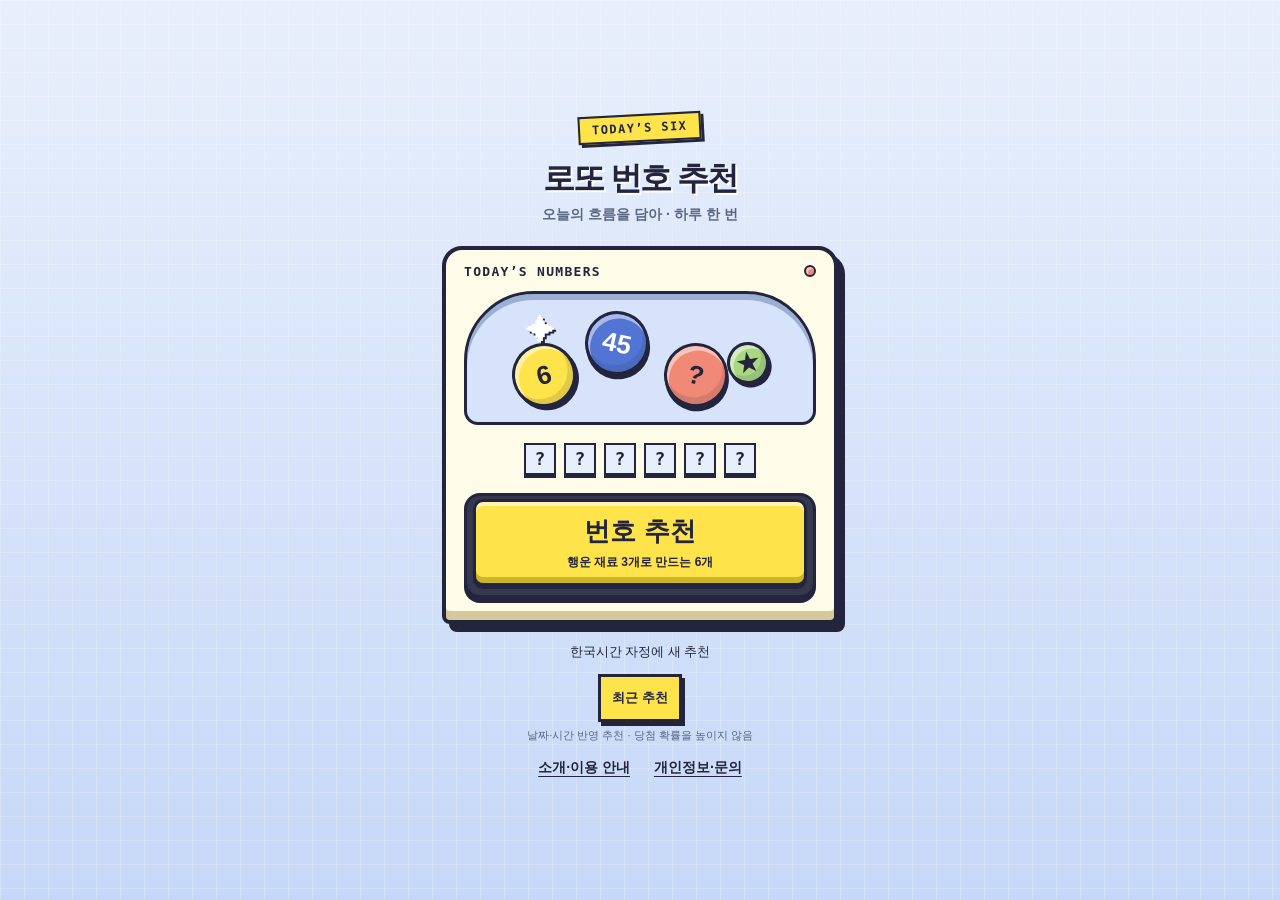
<file: index.html>
<!doctype html>
<html lang="ko">
<head>
  <meta charset="UTF-8"><meta name="viewport" content="width=device-width, initial-scale=1, viewport-fit=cover">
  <meta name="theme-color" content="#d6e3fa"><meta name="description" content="하루 한 번, 날짜와 시간에 따라 1~45 중 중복 없는 6개를 추천합니다. 실제 당첨번호 또는 예측 서비스가 아닙니다.">
  <title>로또 번호 추천</title><link rel="stylesheet" href="style.css"><script src="app.js" defer></script><script src="material-games.js" defer></script>
<script src="materials.js" defer></script>
  <link rel="manifest" href="manifest.webmanifest">
  <link rel="icon" href="icons/icon-32.png" type="image/png">
  <link rel="apple-touch-icon" href="icons/apple-touch-icon.png">
  <meta name="apple-mobile-web-app-capable" content="yes">
  <meta name="apple-mobile-web-app-title" content="로또 추천">
  <meta name="apple-mobile-web-app-status-bar-style" content="default">
</head>
<body>
<main>
  <header><span class="badge">TODAY’S SIX</span><h1>로또 번호 추천</h1><p>오늘의 흐름을 담아 · 하루 한 번</p></header>
  <section class="machine" aria-label="번호 추천 머신">
    <div class="machine-top"><span>TODAY’S NUMBERS</span><i aria-hidden="true"></i></div>
    <div class="window" aria-hidden="true"><span class="orb yellow">6</span><span class="orb blue">45</span><span class="orb coral">?</span><span class="orb green">★</span><span class="shine">✦</span></div>
    <div class="slots" aria-hidden="true"><span>?</span><span>?</span><span>?</span><span>?</span><span>?</span><span>?</span></div>
    <button id="recommend" class="push"><span>번호 추천<small>행운 재료 3개로 만드는 6개</small></span></button>
  </section>
  <p id="status" role="status" aria-live="polite">한국시간 자정에 새 추천</p>
  <div class="history-actions"><button id="today" class="secondary" hidden>오늘 추천번호 확인</button><button id="history-open" class="secondary">최근 추천</button></div>
  <footer><p class="footnote">날짜·시간 반영 추천 · 당첨 확률을 높이지 않음</p><nav class="site-links" aria-label="서비스 안내"><a href="about.html">소개·이용 안내</a><a href="privacy.html">개인정보·문의</a></nav></footer>
</main>
<dialog id="result" aria-labelledby="result-title"><div class="rays" aria-hidden="true"></div><div class="confetti" aria-hidden="true"></div><div class="result-content"><span class="badge">YOUR LUCKY SIX</span><h2 id="result-title">오늘의 추천번호</h2><p id="result-date"></p><div id="result-materials" aria-label="사용한 행운 재료"></div><div id="balls" aria-label="추천번호 6개"></div><p id="reveal-status" role="status" aria-live="polite"></p><button id="confirm" class="secondary">확인</button><p class="footnote">선택한 재료는 번호가 뽑히는 방식에만 반영됩니다. 로또 당첨 확률을 높이지 않습니다.</p></div></dialog>
<dialog id="already" aria-labelledby="already-title" aria-describedby="already-description"><h2 id="already-title">오늘은 이미 추천받았습니다</h2><p id="already-description">새 추천은 한국시간 자정 이후에 가능합니다.</p><button id="already-today" class="secondary">오늘 추천번호 확인</button><button id="already-confirm" class="secondary">확인</button></dialog>
<dialog id="history" aria-labelledby="history-title"><h2 id="history-title" tabindex="-1" autofocus>최근 추천</h2><p class="history-caption">최근 7개 · 이 브라우저에 저장</p><ol id="history-list"></ol><p id="history-empty">아직 추천 기록이 없습니다.</p><button id="history-confirm" class="secondary">확인</button></dialog>
</body></html>
</file>
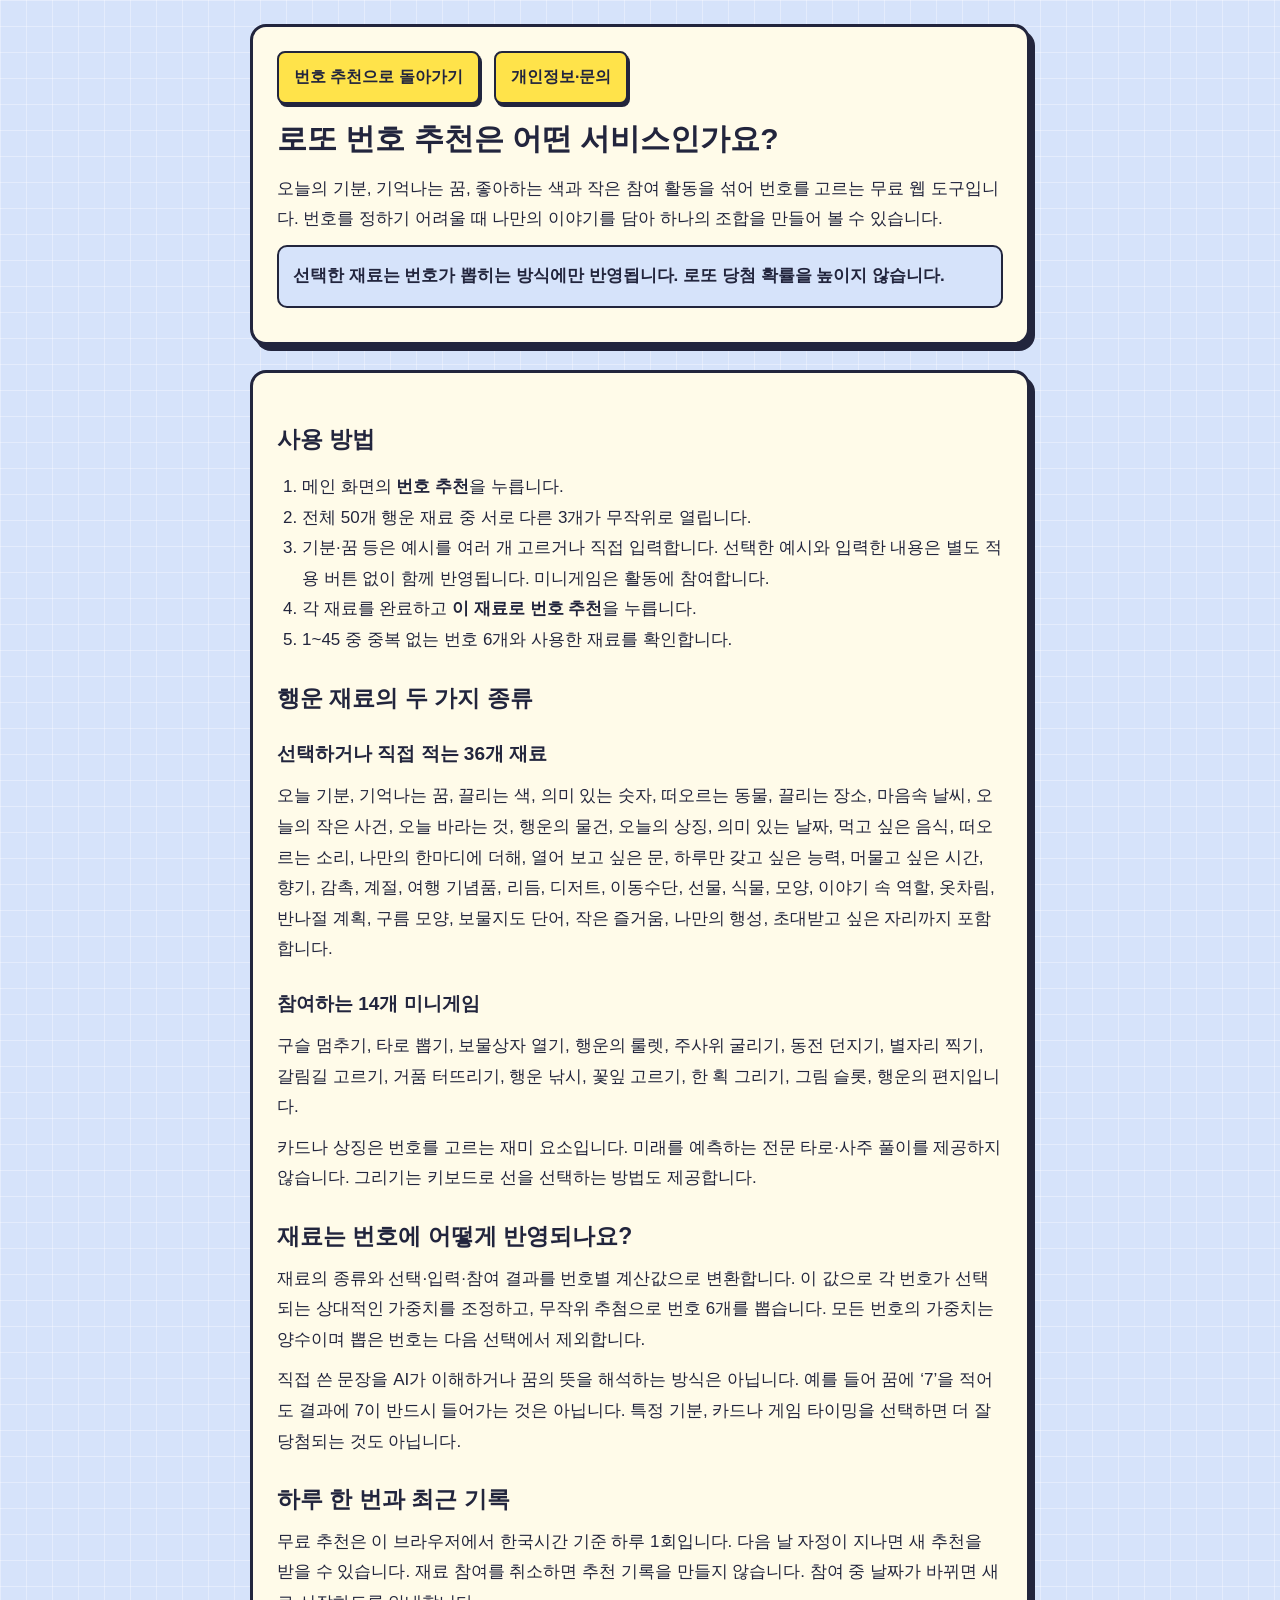
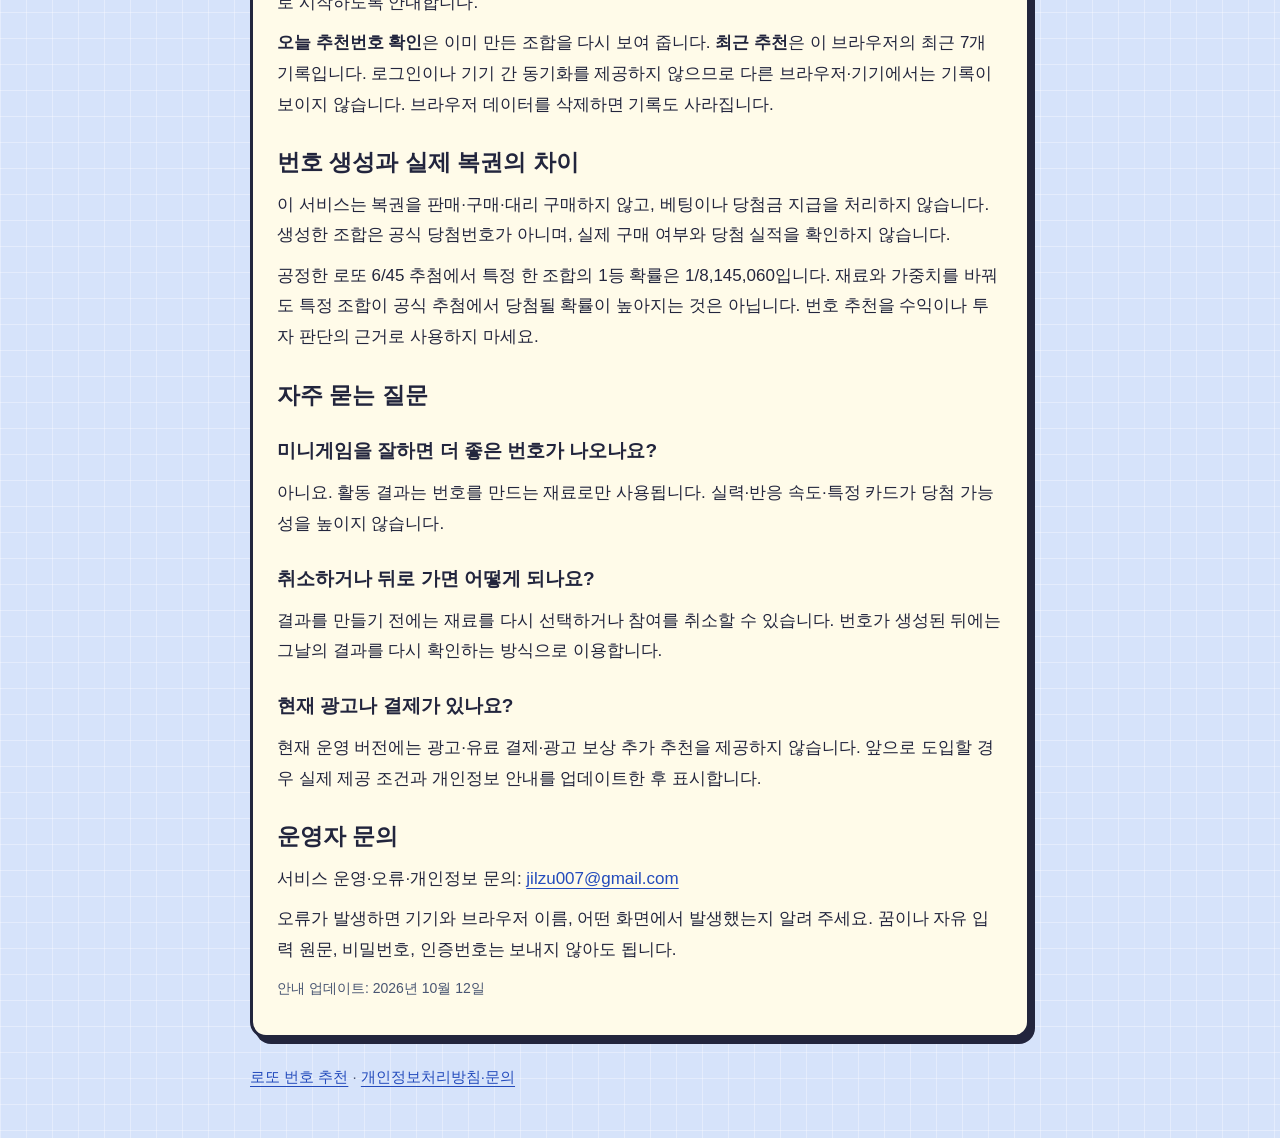
<file: about.html>
<!doctype html><html lang="ko"><head><meta charset="utf-8"><meta name="viewport" content="width=device-width,initial-scale=1"><meta name="description" content="로또 번호 추천의 사용 방법, 행운 재료와 가중 추첨 방식, 하루 제한과 기록 안내"><title>서비스 소개·이용 안내 | 로또 번호 추천</title><link rel="stylesheet" href="info.css"></head><body><main><header><nav aria-label="서비스 메뉴"><a href="index.html">번호 추천으로 돌아가기</a><a href="privacy.html">개인정보·문의</a></nav><h1>로또 번호 추천은 어떤 서비스인가요?</h1><p>오늘의 기분, 기억나는 꿈, 좋아하는 색과 작은 참여 활동을 섞어 번호를 고르는 무료 웹 도구입니다. 번호를 정하기 어려울 때 나만의 이야기를 담아 하나의 조합을 만들어 볼 수 있습니다.</p><p class="notice">선택한 재료는 번호가 뽑히는 방식에만 반영됩니다. 로또 당첨 확률을 높이지 않습니다.</p></header><article><h2>사용 방법</h2><ol><li>메인 화면의 <strong>번호 추천</strong>을 누릅니다.</li><li>전체 50개 행운 재료 중 서로 다른 3개가 무작위로 열립니다.</li><li>기분·꿈 등은 예시를 여러 개 고르거나 직접 입력합니다. 선택한 예시와 입력한 내용은 별도 적용 버튼 없이 함께 반영됩니다. 미니게임은 활동에 참여합니다.</li><li>각 재료를 완료하고 <strong>이 재료로 번호 추천</strong>을 누릅니다.</li><li>1~45 중 중복 없는 번호 6개와 사용한 재료를 확인합니다.</li></ol><h2>행운 재료의 두 가지 종류</h2><h3>선택하거나 직접 적는 36개 재료</h3><p>오늘 기분, 기억나는 꿈, 끌리는 색, 의미 있는 숫자, 떠오르는 동물, 끌리는 장소, 마음속 날씨, 오늘의 작은 사건, 오늘 바라는 것, 행운의 물건, 오늘의 상징, 의미 있는 날짜, 먹고 싶은 음식, 떠오르는 소리, 나만의 한마디에 더해, 열어 보고 싶은 문, 하루만 갖고 싶은 능력, 머물고 싶은 시간, 향기, 감촉, 계절, 여행 기념품, 리듬, 디저트, 이동수단, 선물, 식물, 모양, 이야기 속 역할, 옷차림, 반나절 계획, 구름 모양, 보물지도 단어, 작은 즐거움, 나만의 행성, 초대받고 싶은 자리까지 포함합니다.</p><h3>참여하는 14개 미니게임</h3><p>구슬 멈추기, 타로 뽑기, 보물상자 열기, 행운의 룰렛, 주사위 굴리기, 동전 던지기, 별자리 찍기, 갈림길 고르기, 거품 터뜨리기, 행운 낚시, 꽃잎 고르기, 한 획 그리기, 그림 슬롯, 행운의 편지입니다.</p><p>카드나 상징은 번호를 고르는 재미 요소입니다. 미래를 예측하는 전문 타로·사주 풀이를 제공하지 않습니다. 그리기는 키보드로 선을 선택하는 방법도 제공합니다.</p><h2>재료는 번호에 어떻게 반영되나요?</h2><p>재료의 종류와 선택·입력·참여 결과를 번호별 계산값으로 변환합니다. 이 값으로 각 번호가 선택되는 상대적인 가중치를 조정하고, 무작위 추첨으로 번호 6개를 뽑습니다. 모든 번호의 가중치는 양수이며 뽑은 번호는 다음 선택에서 제외합니다.</p><p>직접 쓴 문장을 AI가 이해하거나 꿈의 뜻을 해석하는 방식은 아닙니다. 예를 들어 꿈에 ‘7’을 적어도 결과에 7이 반드시 들어가는 것은 아닙니다. 특정 기분, 카드나 게임 타이밍을 선택하면 더 잘 당첨되는 것도 아닙니다.</p><h2>하루 한 번과 최근 기록</h2><p>무료 추천은 이 브라우저에서 한국시간 기준 하루 1회입니다. 다음 날 자정이 지나면 새 추천을 받을 수 있습니다. 재료 참여를 취소하면 추천 기록을 만들지 않습니다. 참여 중 날짜가 바뀌면 새로 시작하도록 안내합니다.</p><p><strong>오늘 추천번호 확인</strong>은 이미 만든 조합을 다시 보여 줍니다. <strong>최근 추천</strong>은 이 브라우저의 최근 7개 기록입니다. 로그인이나 기기 간 동기화를 제공하지 않으므로 다른 브라우저·기기에서는 기록이 보이지 않습니다. 브라우저 데이터를 삭제하면 기록도 사라집니다.</p><h2>번호 생성과 실제 복권의 차이</h2><p>이 서비스는 복권을 판매·구매·대리 구매하지 않고, 베팅이나 당첨금 지급을 처리하지 않습니다. 생성한 조합은 공식 당첨번호가 아니며, 실제 구매 여부와 당첨 실적을 확인하지 않습니다.</p><p>공정한 로또 6/45 추첨에서 특정 한 조합의 1등 확률은 1/8,145,060입니다. 재료와 가중치를 바꿔도 특정 조합이 공식 추첨에서 당첨될 확률이 높아지는 것은 아닙니다. 번호 추천을 수익이나 투자 판단의 근거로 사용하지 마세요.</p><h2>자주 묻는 질문</h2><h3>미니게임을 잘하면 더 좋은 번호가 나오나요?</h3><p>아니요. 활동 결과는 번호를 만드는 재료로만 사용됩니다. 실력·반응 속도·특정 카드가 당첨 가능성을 높이지 않습니다.</p><h3>취소하거나 뒤로 가면 어떻게 되나요?</h3><p>결과를 만들기 전에는 재료를 다시 선택하거나 참여를 취소할 수 있습니다. 번호가 생성된 뒤에는 그날의 결과를 다시 확인하는 방식으로 이용합니다.</p><h3>현재 광고나 결제가 있나요?</h3><p>현재 운영 버전에는 광고·유료 결제·광고 보상 추가 추천을 제공하지 않습니다. 앞으로 도입할 경우 실제 제공 조건과 개인정보 안내를 업데이트한 후 표시합니다.</p><h2>운영자 문의</h2><p>서비스 운영·오류·개인정보 문의: <a href="mailto:jilzu007@gmail.com">jilzu007@gmail.com</a></p><p>오류가 발생하면 기기와 브라우저 이름, 어떤 화면에서 발생했는지 알려 주세요. 꿈이나 자유 입력 원문, 비밀번호, 인증번호는 보내지 않아도 됩니다.</p><p class="updated">안내 업데이트: 2026년 10월 12일</p></article><footer><a href="index.html">로또 번호 추천</a> · <a href="privacy.html">개인정보처리방침·문의</a></footer></main></body></html>
</file>
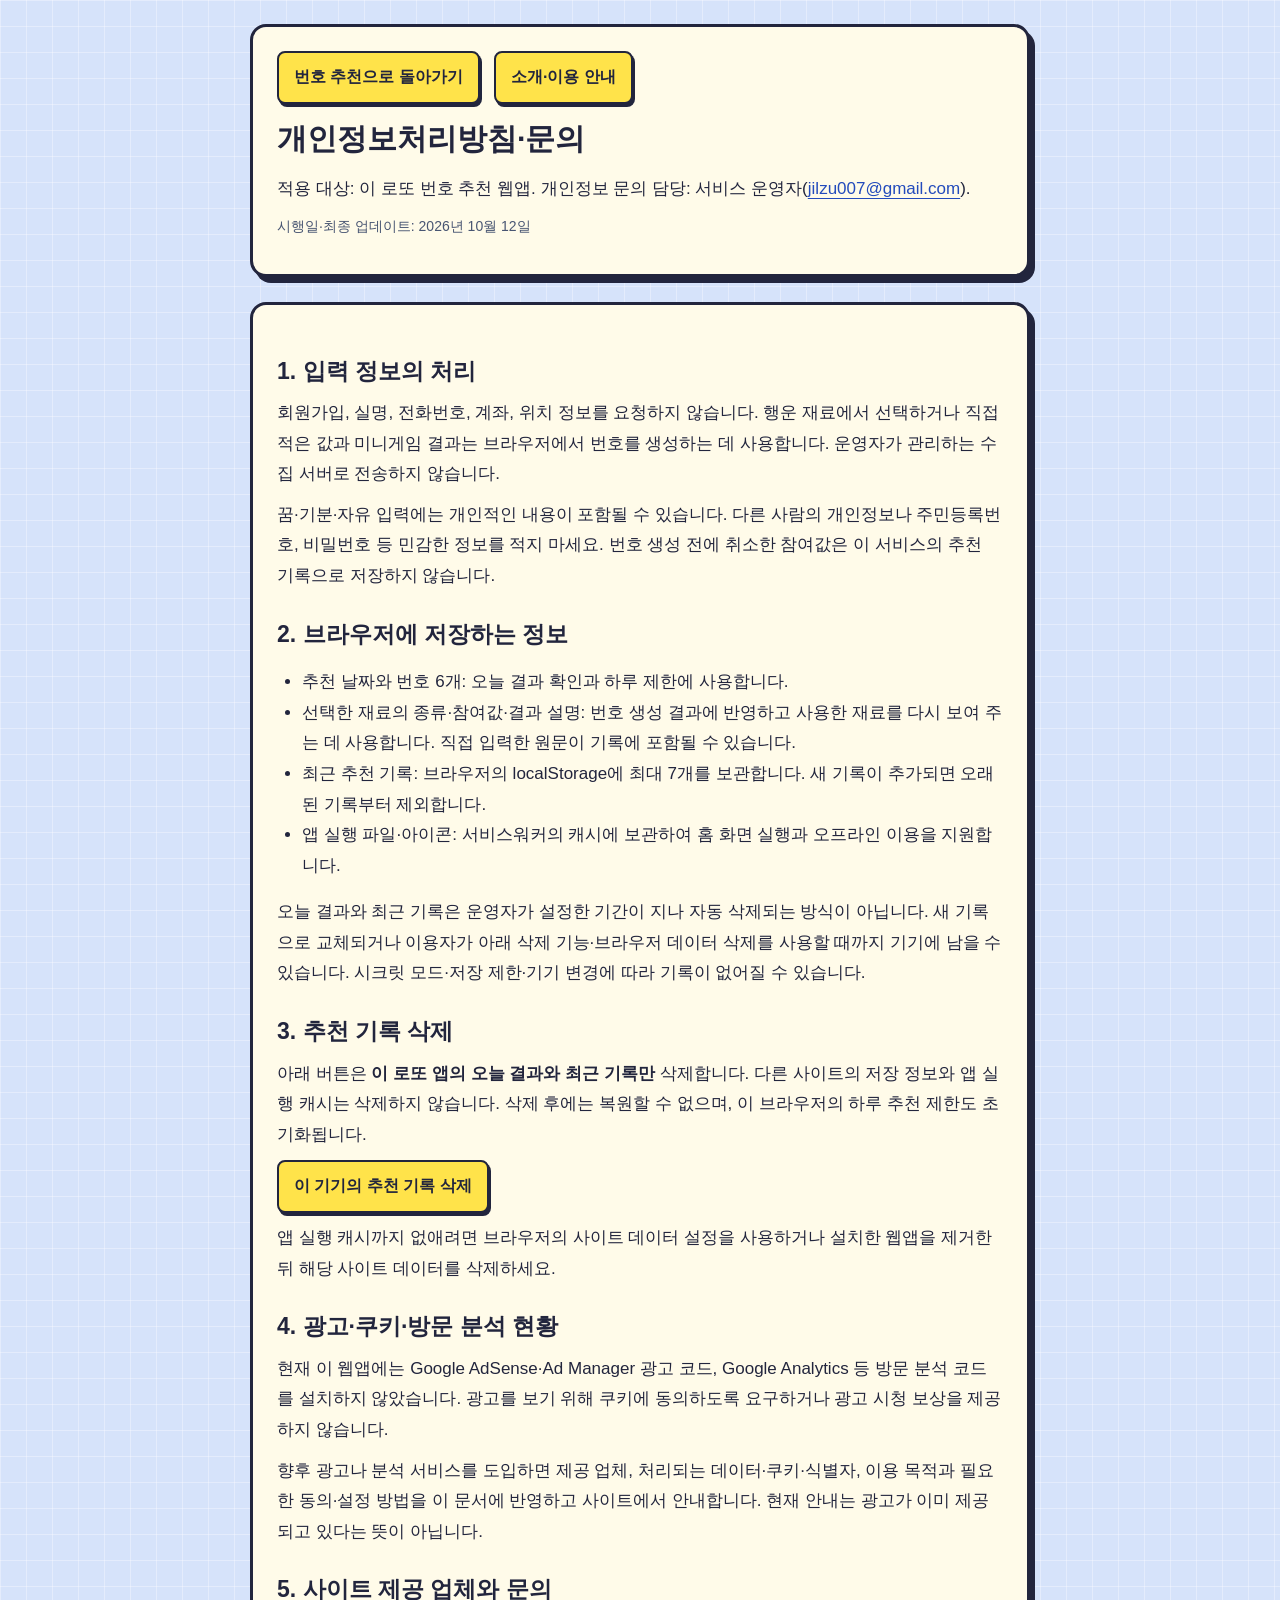
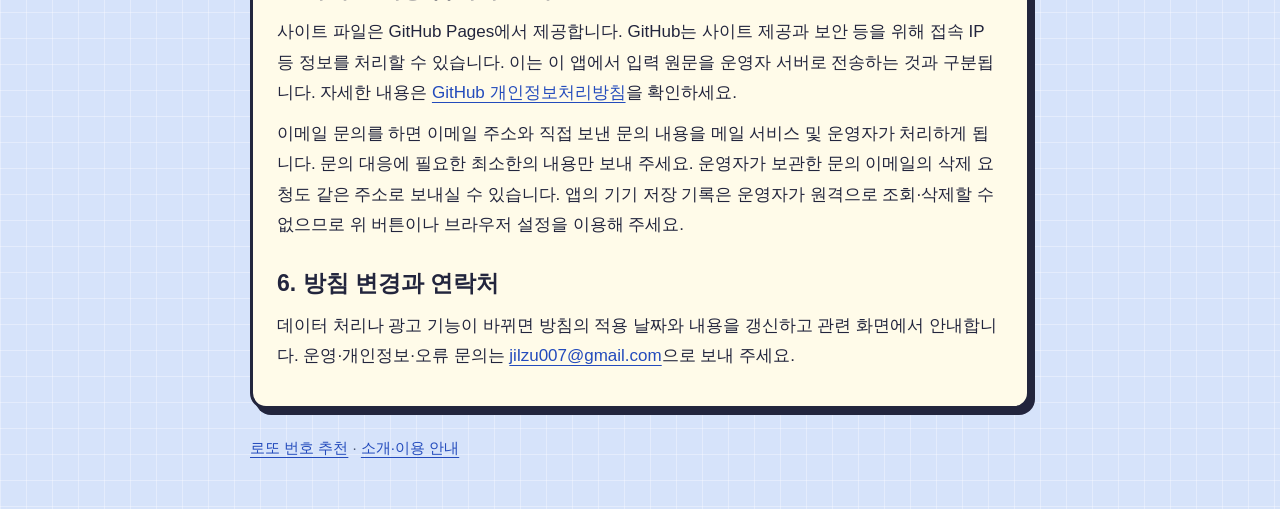
<file: privacy.html>
<!doctype html><html lang="ko"><head><meta charset="utf-8"><meta name="viewport" content="width=device-width,initial-scale=1"><meta name="description" content="로또 번호 추천의 기기 저장 정보, 삭제 방법, 광고 현황과 운영자 문의 안내"><title>개인정보처리방침·문의 | 로또 번호 추천</title><link rel="stylesheet" href="info.css"></head><body><main><header><nav aria-label="서비스 메뉴"><a href="index.html">번호 추천으로 돌아가기</a><a href="about.html">소개·이용 안내</a></nav><h1>개인정보처리방침·문의</h1><p>적용 대상: 이 로또 번호 추천 웹앱. 개인정보 문의 담당: 서비스 운영자(<a href="mailto:jilzu007@gmail.com">jilzu007@gmail.com</a>).</p><p class="updated">시행일·최종 업데이트: 2026년 10월 12일</p></header><article><h2>1. 입력 정보의 처리</h2><p>회원가입, 실명, 전화번호, 계좌, 위치 정보를 요청하지 않습니다. 행운 재료에서 선택하거나 직접 적은 값과 미니게임 결과는 브라우저에서 번호를 생성하는 데 사용합니다. 운영자가 관리하는 수집 서버로 전송하지 않습니다.</p><p>꿈·기분·자유 입력에는 개인적인 내용이 포함될 수 있습니다. 다른 사람의 개인정보나 주민등록번호, 비밀번호 등 민감한 정보를 적지 마세요. 번호 생성 전에 취소한 참여값은 이 서비스의 추천 기록으로 저장하지 않습니다.</p><h2>2. 브라우저에 저장하는 정보</h2><ul><li>추천 날짜와 번호 6개: 오늘 결과 확인과 하루 제한에 사용합니다.</li><li>선택한 재료의 종류·참여값·결과 설명: 번호 생성 결과에 반영하고 사용한 재료를 다시 보여 주는 데 사용합니다. 직접 입력한 원문이 기록에 포함될 수 있습니다.</li><li>최근 추천 기록: 브라우저의 localStorage에 최대 7개를 보관합니다. 새 기록이 추가되면 오래된 기록부터 제외합니다.</li><li>앱 실행 파일·아이콘: 서비스워커의 캐시에 보관하여 홈 화면 실행과 오프라인 이용을 지원합니다.</li></ul><p>오늘 결과와 최근 기록은 운영자가 설정한 기간이 지나 자동 삭제되는 방식이 아닙니다. 새 기록으로 교체되거나 이용자가 아래 삭제 기능·브라우저 데이터 삭제를 사용할 때까지 기기에 남을 수 있습니다. 시크릿 모드·저장 제한·기기 변경에 따라 기록이 없어질 수 있습니다.</p><h2>3. 추천 기록 삭제</h2><p>아래 버튼은 <strong>이 로또 앱의 오늘 결과와 최근 기록만</strong> 삭제합니다. 다른 사이트의 저장 정보와 앱 실행 캐시는 삭제하지 않습니다. 삭제 후에는 복원할 수 없으며, 이 브라우저의 하루 추천 제한도 초기화됩니다.</p><button class="button" id="delete-records" type="button">이 기기의 추천 기록 삭제</button><p id="delete-status" role="status"></p><p>앱 실행 캐시까지 없애려면 브라우저의 사이트 데이터 설정을 사용하거나 설치한 웹앱을 제거한 뒤 해당 사이트 데이터를 삭제하세요.</p><h2>4. 광고·쿠키·방문 분석 현황</h2><p>현재 이 웹앱에는 Google AdSense·Ad Manager 광고 코드, Google Analytics 등 방문 분석 코드를 설치하지 않았습니다. 광고를 보기 위해 쿠키에 동의하도록 요구하거나 광고 시청 보상을 제공하지 않습니다.</p><p>향후 광고나 분석 서비스를 도입하면 제공 업체, 처리되는 데이터·쿠키·식별자, 이용 목적과 필요한 동의·설정 방법을 이 문서에 반영하고 사이트에서 안내합니다. 현재 안내는 광고가 이미 제공되고 있다는 뜻이 아닙니다.</p><h2>5. 사이트 제공 업체와 문의</h2><p>사이트 파일은 GitHub Pages에서 제공합니다. GitHub는 사이트 제공과 보안 등을 위해 접속 IP 등 정보를 처리할 수 있습니다. 이는 이 앱에서 입력 원문을 운영자 서버로 전송하는 것과 구분됩니다. 자세한 내용은 <a href="https://docs.github.com/en/site-policy/privacy-policies/github-general-privacy-statement" rel="noopener noreferrer">GitHub 개인정보처리방침</a>을 확인하세요.</p><p>이메일 문의를 하면 이메일 주소와 직접 보낸 문의 내용을 메일 서비스 및 운영자가 처리하게 됩니다. 문의 대응에 필요한 최소한의 내용만 보내 주세요. 운영자가 보관한 문의 이메일의 삭제 요청도 같은 주소로 보내실 수 있습니다. 앱의 기기 저장 기록은 운영자가 원격으로 조회·삭제할 수 없으므로 위 버튼이나 브라우저 설정을 이용해 주세요.</p><h2>6. 방침 변경과 연락처</h2><p>데이터 처리나 광고 기능이 바뀌면 방침의 적용 날짜와 내용을 갱신하고 관련 화면에서 안내합니다. 운영·개인정보·오류 문의는 <a href="mailto:jilzu007@gmail.com">jilzu007@gmail.com</a>으로 보내 주세요.</p></article><footer><a href="index.html">로또 번호 추천</a> · <a href="about.html">소개·이용 안내</a></footer></main><script>document.querySelector('#delete-records').onclick=()=>{if(!confirm('이 브라우저의 로또 추천 결과와 재료 기록을 삭제할까요? 삭제 후 복원할 수 없습니다.'))return;try{for(const key of ['lotto-recommend-daily-v1','lotto-recommend-history-v1','lotto-recommend-daily-v1-check'])localStorage.removeItem(key);document.querySelector('#delete-status').textContent='이 로또 앱의 추천 기록을 삭제했습니다.';}catch{document.querySelector('#delete-status').textContent='저장 공간에 접근하지 못했습니다. 브라우저 설정에서 사이트 데이터를 확인해 주세요.';}};</script></body></html>
</file>
<file: style.css>
:root{color-scheme:light;--ink:#22253d;--yellow:#ffe34a;--blue:#5275d4;--coral:#f08a76;--green:#a9d881;font-family:"Malgun Gothic","Apple SD Gothic Neo",sans-serif;color:var(--ink);background:#d6e3fa}*{box-sizing:border-box}body{margin:0;min-height:100svh;display:grid;place-items:center;background-image:linear-gradient(#fff3 1px,transparent 1px),linear-gradient(90deg,#fff3 1px,transparent 1px),linear-gradient(#e8effc,#c6d8f7);background-size:24px 24px,24px 24px,100% 100%}main{width:min(100%,440px);padding:24px 24px calc(16px + env(safe-area-inset-bottom));text-align:center}header{margin-bottom:22px}.badge{display:inline-block;background:var(--yellow);border:2px solid var(--ink);padding:5px 12px;box-shadow:3px 3px 0 var(--ink);font:bold 12px monospace;letter-spacing:.12em;transform:rotate(-3deg)}h1{font-size:32px;letter-spacing:-.06em;margin:15px 0 5px;text-shadow:2px 2px white}header p{margin:0;font-size:14px;font-weight:700;color:#596782}.machine{padding:14px 18px 22px;background:#fffbe9;border:4px solid var(--ink);border-radius:20px 20px 8px 8px;box-shadow:7px 8px 0 var(--ink),inset 0 -9px 0 #d5c99b}.machine-top{display:flex;justify-content:space-between;align-items:center;font:bold 13px monospace;letter-spacing:.1em;margin-bottom:12px}.machine-top i{width:12px;height:12px;border:2px solid var(--ink);border-radius:50%;background:var(--coral);box-shadow:inset 2px 2px #fff7}.window{height:134px;position:relative;overflow:hidden;border:3px solid var(--ink);border-radius:70px 70px 14px 14px;background:#d6e3fa;box-shadow:inset 0 6px #9bafd4}.orb,.ball{display:grid;place-items:center;border:3px solid var(--ink);border-radius:50%;font-weight:900;background:var(--color,var(--yellow));box-shadow:inset 3px 4px 0 #ffffff80,inset -4px -6px 0 #22253d22,2px 4px 0 var(--ink)}.orb{position:absolute;width:64px;height:64px;font-size:26px;bottom:15px}.yellow{--color:var(--yellow);left:13%;transform:rotate(-15deg)}.blue{--color:var(--blue);color:white;left:34%;bottom:47px;transform:rotate(12deg)}.coral{--color:var(--coral);left:57%;transform:rotate(14deg)}.green{--color:var(--green);left:75%;bottom:38px;transform:rotate(-10deg);width:42px;height:42px;font-size:22px}.shine{position:absolute;top:20px;left:17%;font-size:30px;color:white;text-shadow:2px 2px var(--ink)}.slots{display:flex;justify-content:center;gap:8px;margin:18px 0}.slots span{display:grid;place-items:center;width:32px;height:32px;border:2px solid var(--ink);background:#e8effc;font:bold 18px monospace;box-shadow:0 3px var(--ink)}button{font:inherit;color:inherit;cursor:pointer;touch-action:manipulation;-webkit-tap-highlight-color:transparent}button:focus-visible{outline:3px solid #234bbc;outline-offset:5px}.push{width:100%;border:3px solid var(--ink);border-radius:16px;padding:6px;background:#36394e;box-shadow:0 5px var(--ink)}.push>span{display:block;background:var(--yellow);border:3px solid var(--ink);border-radius:10px;padding:12px 5px;box-shadow:inset 0 4px #fff9,inset 0 -6px #ccb529,0 3px var(--ink);transform:translateY(-3px);font-size:26px;font-weight:900}.push small{display:block;font-size:12px;margin-top:5px}.push:active>span{transform:translateY(2px)}.push:disabled{cursor:default}.push:disabled>span{background:var(--green);box-shadow:inset 0 4px #fff9,inset 0 -6px #7fab59,0 3px var(--ink)}#status{font-size:13px;line-height:1.5;margin:18px 0 10px;min-height:20px}.secondary{min-height:48px;padding:10px 20px;border:3px solid var(--ink);background:var(--yellow);box-shadow:3px 4px var(--ink);font-size:16px;font-weight:900}.secondary:active{transform:translate(3px,4px);box-shadow:none}.secondary:disabled{opacity:.5;cursor:wait}.disclaimer{display:inline-block;margin:20px 0 5px;padding:7px 14px;background:#fffbe9;border:2px solid var(--ink);box-shadow:3px 3px #22253d55;font-size:16px;font-weight:800}.footnote{font-size:11px;color:#596782;margin:6px 0 0}dialog{width:min(420px,calc(100% - 32px));max-height:calc(100svh - 32px);overflow:auto;border:4px solid var(--ink);background:#fff7cc;padding:28px 20px 22px;box-shadow:6px 7px var(--ink);text-align:center}dialog::backdrop{background:#22253d99}.result-content{position:relative;z-index:1}h2{font-size:28px;letter-spacing:-.05em;margin:24px 0 7px}#result-date{font-size:12px;color:#596782;margin:0}#balls{display:grid;grid-template-columns:repeat(3,1fr);gap:17px 14px;max-width:280px;margin:25px auto}.ball{width:100%;aspect-ratio:1;font-size:30px}.ball.pending{color:#7a83a0;background:#e2e6f2;box-shadow:inset 3px 4px #fff9,2px 4px var(--ink)}.ball.revealed{animation:pop .38s ease-out}.ball[data-color="blue"]{--color:var(--blue);color:white}.ball[data-color="coral"]{--color:var(--coral)}.ball[data-color="green"]{--color:var(--green)}#reveal-status{min-height:20px;font-size:13px;font-weight:700}#confirm{width:100%}.rays{position:absolute;inset:0;overflow:hidden;pointer-events:none}.complete .rays:before{content:'';position:absolute;width:650px;height:650px;left:calc(50% - 325px);top:calc(50% - 325px);background:repeating-conic-gradient(transparent 0 15deg,#ffe34a88 15deg 23deg);mask-image:radial-gradient(black,transparent 65%);animation:spin 28s linear infinite}.confetti{position:absolute;inset:0;overflow:hidden;pointer-events:none}.confetti i{position:absolute;left:50%;top:50%;width:9px;height:9px;border:1px solid var(--ink);background:var(--color);animation:burst 1s ease-out forwards}[hidden]{display:none!important}@keyframes pop{0%{transform:scale(.3) rotate(-25deg);opacity:0}70%{transform:scale(1.12)}100%{transform:scale(1);opacity:1}}@keyframes spin{to{transform:rotate(360deg)}}@keyframes burst{to{transform:translate(var(--x),var(--y)) rotate(180deg);opacity:0}}@media(max-width:360px){main{padding:18px 20px 14px}header{margin-bottom:16px}h1{font-size:28px}.machine{padding:12px 14px 18px}.window{height:110px}.orb{width:54px;height:54px;font-size:23px}.blue{bottom:38px}.green{width:36px;height:36px}.slots{margin:14px 0;gap:6px}.push>span{padding:9px;font-size:23px}.disclaimer{margin-top:14px}dialog{padding:20px 18px}#balls{max-width:240px;gap:14px;margin:20px auto}h2{margin-top:20px}}@media(max-height:620px){main{padding-top:15px;padding-bottom:12px}header{margin-bottom:14px}.window{height:100px}.slots{margin:13px 0}.disclaimer{margin-top:12px}h1{margin-top:12px}#status{margin-top:14px}}@media(min-width:600px) and (max-height:480px){main{width:700px;display:grid;grid-template-columns:1fr 1fr;column-gap:26px;align-items:center}header{grid-column:1;grid-row:1}.machine{grid-column:2;grid-row:1/5}#status,#today,footer{grid-column:1}dialog{padding:16px}#balls{grid-template-columns:repeat(6,1fr);max-width:none;gap:7px;margin:18px auto}.ball{font-size:22px}h2{margin:15px 0 5px}}@media(prefers-reduced-motion:reduce){*,*::before{animation:none!important;transition:none!important}}

.gathering .rays::before{content:'✦';position:absolute;display:grid;place-items:center;inset:0;color:#5275d477;font-size:270px;animation:gather .7s ease-in both}
.gathering .ball.pending{animation:pulse .35s ease-in-out infinite alternate}
@keyframes gather{from{transform:rotate(-90deg) scale(1.7);opacity:0}to{transform:rotate(45deg) scale(.3);opacity:1}}
@keyframes pulse{to{background:#ffe34a;transform:scale(.92)}}
@media(prefers-reduced-motion:reduce){.gathering .rays::before{display:none}}
@media(max-height:620px) and (max-width:599px){.window{height:80px}.push>span{padding:7px}.machine{padding-bottom:14px}main:has(#today:not([hidden])) .slots{display:none}main:has(#today:not([hidden])) .push{margin-top:14px}#today{min-height:42px;padding:7px 14px}.footnote{font-size:10px}}

@media(min-width:600px) and (max-height:480px){.window{height:80px}.slots{margin:10px 0}.push>span{padding:8px}}
#already h2{font-size:24px;margin:4px 0 14px}#already-description{font-size:13px;line-height:1.7;margin:0 0 22px}#already .secondary{width:100%;margin-top:10px}#already-today{background:#a9d881}.history-actions{display:flex;justify-content:center;align-items:center;gap:10px;margin-top:12px}.history-actions .secondary{margin:0!important;font-size:13px;padding:9px 11px}#history h2{font-size:26px;margin:0 0 6px}.history-caption{font-size:12px;color:#596782;margin:0 0 18px}#history-list{list-style:none;margin:0;padding:0;text-align:left}#history-list li{padding:12px 0;border-top:2px solid #22253d22}#history-list time{display:block;font-size:12px;font-weight:800;margin-bottom:8px}.history-numbers{display:flex;gap:8px}.history-numbers span{display:grid;place-items:center;width:34px;height:34px;border:2px solid var(--ink);border-radius:50%;background:#ffe34a;font-size:14px;font-weight:900;box-shadow:inset 2px 2px #fff8,0 2px var(--ink)}.history-numbers span:nth-child(2),.history-numbers span:nth-child(6){background:#5275d4;color:white}.history-numbers span:nth-child(3){background:#f08a76}.history-numbers span:nth-child(4){background:#a9d881}#history-empty{font-size:14px;padding:20px 0}#history-confirm{width:100%;margin-top:18px}@media(min-width:600px) and (max-height:480px){.history-actions{grid-column:1;grid-row:3}}@media(max-width:360px){.history-actions{gap:7px}.history-actions .secondary{font-size:12px;padding-inline:9px}.history-numbers{gap:6px}.history-numbers span{width:32px;height:32px}}
@media(max-height:620px) and (max-width:599px){main{padding-top:12px}.window{height:60px}.slots{margin:9px 0}}
/* Fit the mobile landing screen to the available browser or installed-app height. */
@media(max-width:599px){
 main{padding:clamp(10px,2svh,22px) 22px calc(clamp(10px,2svh,18px) + env(safe-area-inset-bottom))}
 header{margin-bottom:clamp(10px,2svh,20px)}
 header .badge{font-size:11px;padding:4px 11px}
 h1{font-size:clamp(24px,4.2svh,32px);margin:clamp(9px,1.8svh,15px) 0 5px}
 header p{font-size:13px}
 .machine{padding:clamp(10px,1.8svh,14px) 14px clamp(12px,2svh,20px)}
 .machine-top{font-size:12px;margin-bottom:clamp(7px,1.5svh,12px)}
 .window{display:block;height:clamp(48px,12svh,134px)}
 .orb{width:clamp(40px,8svh,64px);height:clamp(40px,8svh,64px);font-size:clamp(18px,3.4svh,26px);bottom:clamp(4px,1.5svh,15px)}
 .blue{bottom:clamp(7px,3svh,40px)}.green{width:clamp(28px,5.4svh,42px);height:clamp(28px,5.4svh,42px);font-size:20px;bottom:clamp(8px,2.8svh,35px)}
 .shine{top:8px;font-size:24px}
 .slots,main:has(#today:not([hidden])) .slots{display:flex;gap:7px;margin:clamp(8px,1.7svh,16px) 0}
 .slots span{width:30px;height:30px}
 .push,main:has(#today:not([hidden])) .push{margin-top:0}
 .push>span{font-size:clamp(21px,3.8svh,26px);padding:clamp(6px,1.5svh,12px) 5px}
 .push small{font-size:11px;margin-top:4px}
 #status{font-size:12px;margin:clamp(10px,2svh,18px) 0 0}
 .history-actions{gap:8px;margin-top:clamp(9px,1.6svh,12px)}
 .history-actions .secondary,#today{min-height:42px;padding:7px 10px;font-size:12px}
 .disclaimer{margin:clamp(12px,2.2svh,20px) 0 4px;padding:6px 12px;font-size:16px}
 footer .footnote{font-size:10px;margin-top:4px}
}
@media(max-width:599px) and (max-height:540px){
 main{padding-top:8px;padding-bottom:8px}header{margin-bottom:9px}header .badge{font-size:10px;padding:3px 10px}h1{margin-top:8px}header p{font-size:12px}
 .window{height:48px}.machine{padding-top:9px;padding-bottom:12px}.machine-top{margin-bottom:6px}.slots,main:has(#today:not([hidden])) .slots{margin:8px 0}.push>span{padding:5px;font-size:21px}
 #status{margin-top:9px;font-size:11px}.history-actions{margin-top:8px}.disclaimer{margin-top:12px}
 #result{padding:16px}#result h2{font-size:24px;margin-top:15px}#result #balls{max-width:180px;gap:12px;margin:15px auto}#result .ball{font-size:24px}#result #reveal-status{margin:12px 0}#result #confirm{min-height:44px}#result .badge{font-size:10px}#result .footnote{font-size:10px}
}
body{min-height:var(--screen-height,100svh)}
main{padding-top:max(16px,env(safe-area-inset-top));padding-left:max(22px,env(safe-area-inset-left));padding-right:max(22px,env(safe-area-inset-right))}
@media(max-width:599px){
 main{padding-top:calc(clamp(8px,2svh,20px) + env(safe-area-inset-top));padding-bottom:calc(clamp(8px,2svh,16px) + env(safe-area-inset-bottom))}
 main[data-density=compact] header{margin-bottom:9px}main[data-density=compact] h1{margin-top:8px}
 main[data-density=compact] .window{height:40px}main[data-density=compact] .slots{margin:6px 0}
 main[data-density=compact] #status{margin-top:8px}main[data-density=compact] .disclaimer{margin-top:9px}
 main[data-density=tight] .window,main[data-density=minimum] .window{display:none}
 main[data-density=tight] header,main[data-density=minimum] header{margin-bottom:8px}
 main[data-density=tight] .slots,main[data-density=minimum] .slots{margin:8px 0}
 main[data-density=tight] h1,main[data-density=minimum] h1{margin-top:8px;font-size:24px}
 main[data-density=minimum] header .badge{display:none}
 main[data-density=minimum] .machine{padding:8px 12px 10px}
 main[data-density=minimum] .disclaimer{margin-top:9px}
}
@media(min-width:600px) and (max-height:480px){main{width:min(100%,700px)}}
#materials{width:min(520px,calc(100% - 32px));max-height:calc(100dvh - 40px);padding:22px;text-align:left;border-radius:18px;background:#fffbe9;overflow-y:auto}#materials h2{font-size:26px;margin:20px 0 12px}.material-header{display:flex;gap:12px;align-items:center;justify-content:space-between}.material-header button{border:2px solid var(--ink);background:#fffbe9;min-height:44px;border-radius:8px;padding:8px;font-size:16px;font-weight:700}.material-notice{font-size:15px;line-height:1.7;background:#d6e3fa;border:2px solid var(--ink);padding:12px;border-radius:10px}.material-options,.game-picks{display:grid;grid-template-columns:repeat(2,minmax(0,1fr));gap:14px;margin:20px 0}.material-options .secondary,.game-picks .secondary{font-size:18px;min-height:52px;padding:10px}.material-options [aria-pressed=true]{background:#a9d881}#material-area>p{font-size:17px;line-height:1.7;margin-top:18px}#material-area label{display:block;font-size:18px;font-weight:800;margin:16px 0 8px}#material-text{font:inherit;font-size:18px;line-height:1.6;width:100%;resize:vertical;border:2px solid var(--ink);border-radius:9px;padding:12px;background:white}#material-use{width:100%;margin-top:12px}#material-answer{font-size:19px;line-height:1.7;overflow-wrap:anywhere;font-weight:800;margin:18px 0}.material-navigation{display:flex;gap:16px;margin-top:22px;padding-bottom:6px}.material-navigation .secondary{flex:1;font-size:17px;min-height:52px}.game-picks{grid-template-columns:repeat(3,minmax(0,1fr))}.game-picks button{font-size:34px!important;min-height:85px!important}.game-path{grid-template-columns:1fr}.game-path button{font-size:22px!important}.game-stage{display:grid;place-items:center;min-height:145px;font-size:64px;border:3px solid var(--ink);border-radius:18px;background:#d6e3fa;margin:18px 0}.game-stage.moving{animation:material-bounce .35s infinite alternate}.game-bubbles button{border-radius:50%;background:#d6e3fa}.game-stars{background:#26344e;padding:18px;border-radius:14px}.game-stars button{background:#ffe34a}.game-petal button{background:#f5ada0;border-radius:50% 50% 12px 50%}#material-area>button.secondary{width:100%;margin-top:12px}#material-area canvas{display:block;max-width:100%;width:100%;height:auto;background:white;border:3px solid var(--ink);border-radius:10px;touch-action:none;margin:18px 0}.drawing-keyboard{font-size:16px}#result-materials{display:flex;flex-direction:column;gap:8px;margin-top:15px}#result-materials span{font-size:14px;line-height:1.6;border:2px solid var(--ink);padding:8px;background:#d6e3fa;border-radius:8px;overflow-wrap:anywhere}@keyframes material-bounce{to{transform:translateY(-6px) rotate(8deg)}}@media(max-width:360px){#materials{padding:16px}.material-navigation{flex-direction:column}.material-options{gap:12px}.game-picks{gap:12px}.game-picks button{font-size:27px!important}}@media(prefers-reduced-motion:reduce){.game-stage.moving{animation:none}}
.site-links{display:flex;justify-content:center;gap:16px;margin-top:8px}.site-links a{color:var(--ink);font-size:14px;font-weight:700;text-underline-offset:4px;padding:8px 4px;min-height:36px}.site-links a:focus-visible{outline:3px solid #234bbc;outline-offset:2px}
/* Illustrated luck activities — scoped so main card remains unchanged. */
#materials .auto-label{display:inline-block;font-size:12px;font-weight:700;color:#456547;background:#e0eed0;border-radius:5px;padding:3px 6px;vertical-align:middle}#material-answer:empty{display:none}#material-answer{white-space:pre-wrap}.luck-game{margin-top:18px}.game-instruction{font-size:16px;line-height:1.6}.luck-stage{position:relative;min-height:210px;border:3px solid var(--ink);border-radius:16px;background:#e0e8fb;overflow:hidden;margin:16px 0;padding:18px;box-shadow:inset 0 -6px 0 #b7c6e340}.luck-stage svg{display:block;width:100%;height:100%}.luck-stage.game-picks{gap:12px;align-items:center;grid-template-columns:repeat(3,minmax(0,1fr))}.illustrated-pick{position:relative;border:0;background:transparent;padding:0;min-width:0;min-height:65px;cursor:pointer;transition:transform .2s,filter .2s;touch-action:manipulation}.illustrated-pick:focus-visible{outline:3px solid #f3984e;outline-offset:5px}.illustrated-pick:active{transform:translateY(3px)}.illustrated-pick:disabled{cursor:default;opacity:1}.game-reveal-label{padding:12px;border:2px solid var(--ink);border-radius:9px;background:#ddecce;color:#253e35;font-size:18px;font-weight:800;line-height:1.5}.game-again{width:100%;margin:14px 0 0}.game-action{width:100%;min-height:55px}.luck-tarot .luck-stage{background:#bfc9ec;grid-template-columns:repeat(5,minmax(0,1fr));padding:22px 12px;min-height:180px}.luck-tarot .illustrated-pick{aspect-ratio:3/5;border:3px solid var(--ink);border-radius:7px;background:repeating-linear-gradient(45deg,#354463 0 8px,#3e5071 8px 10px);box-shadow:3px 5px 0 #25263e;transform:rotate(calc((var(--i) - 2)*3deg));color:#ffe88a;padding:4px}.luck-tarot .illustrated-pick svg{filter:drop-shadow(0 2px 0 #182435);height:60%}.card-corner,.card-number{position:absolute;font-size:12px;left:6px}.card-corner{top:4px}.card-number{bottom:3px}.luck-tarot .illustrated-pick.revealed{background:#fff0b8;transform:translateY(-5px);box-shadow:0 0 0 4px #ffe34a,3px 6px 0 #25263e}.luck-tarot .illustrated-pick.revealed svg{height:100%;filter:none}.chosen{animation:luck-pop .45s both}.luck-chest .luck-stage{background:linear-gradient(#dce6d0 0 73%,#b9c6ab 73%);grid-template-columns:repeat(2,minmax(0,1fr));min-height:260px}.treasure{display:block;position:relative;width:82px;height:66px;margin:8px auto}.treasure-lid{position:absolute;top:0;left:0;right:0;height:32px;background:linear-gradient(90deg,#c99048 0 12%,#efd375 12% 21%,#a96837 21% 79%,#efd375 79% 88%,#c99048 88%);border:3px solid #343348;border-radius:30px 30px 2px 2px}.treasure-body{position:absolute;top:29px;left:0;right:0;height:35px;background:linear-gradient(90deg,#a96536 0 12%,#eac666 12% 21%,#b4793d 21% 79%,#eac666 79% 88%,#a96536 88%);border:3px solid #343348;border-radius:0 0 8px 8px;box-shadow:3px 4px 0 #4e5144}.treasure-lock{position:absolute;top:27px;left:33px;width:16px;height:21px;border:2px solid #343348;border-radius:3px;background:#ffe08b}.treasure-lock:after{content:'';position:absolute;left:5px;top:6px;width:3px;height:7px;background:#343348}.luck-stars .luck-stage{background-color:#27324c;background-image:radial-gradient(#e2e5fd 1px,transparent 1px);background-size:27px 31px;min-height:250px}.luck-stars .illustrated-pick{width:64px;height:64px;justify-self:center;filter:drop-shadow(0 0 7px #ffeaa566)}.luck-stars .illustrated-pick:nth-child(even){transform:translateY(16px)}.luck-stars .revealed{filter:drop-shadow(0 0 13px #fff0b4)}.luck-path .luck-stage.game-picks{grid-template-columns:1fr;gap:12px;background:#e7ecd9}.luck-path .illustrated-pick{display:flex;align-items:center;border:2px solid var(--ink);background:#fffbe9;border-radius:10px;overflow:hidden;text-align:left;gap:16px;min-height:85px;font-weight:800;font-size:18px}.luck-path .illustrated-pick svg{width:125px;height:76px;flex-shrink:0}.luck-path .illustrated-pick.revealed{outline:3px solid #7d9e57}.luck-bubbles .luck-stage{background:linear-gradient(#d8e8ff,#d7f2ee);min-height:245px}.luck-bubbles .illustrated-pick{border-radius:50%;width:70px;height:70px;min-height:70px;justify-self:center;background:radial-gradient(circle at 35% 25%,#ffffffaa,#bdcdef44 50%,#9eafdf99 80%);border:2px solid #7a93c7;box-shadow:inset -5px -6px 0 #b5cbdf55,0 5px 0 #a1b9ce44;animation:bubble-drift 3s ease-in-out infinite alternate;animation-delay:calc(var(--i)*-.4s)}.bubble-shine{position:absolute;left:16px;top:11px;width:17px;height:9px;transform:rotate(-35deg);border-radius:50%;background:#fff}.luck-bubbles .revealed{background:#fff2bb;border-color:#b79b51;animation:none}.luck-petal .luck-stage{min-height:275px;display:block;background:radial-gradient(circle at 50% 48%,#ffe6a4 0 25px,#eff2db 26px)}.luck-petal .illustrated-pick{position:absolute;left:calc(50% - 24px);top:calc(50% - 72px);width:48px;height:72px;min-height:0;transform-origin:24px 72px;transform:rotate(var(--petal-angle));z-index:1}.flower-petal{position:absolute;inset:0 0 12px;border-radius:55% 55% 20% 20%;background:linear-gradient(#f3b8c0,#e88f9f);border:2px solid #754d63;box-shadow:inset 4px 0 0 #ffe1e5}.luck-petal .revealed svg{width:45px;height:45px;transform:rotate(calc(-1*var(--petal-angle)));background:#fff2bb;border-radius:50%;padding:4px}.luck-letter .luck-stage{grid-template-columns:repeat(2,minmax(0,1fr));background:#eadfcf}.envelope{position:relative;display:block;height:66px;width:90px;margin:12px auto;background:#fff2c9;border:3px solid #343348;box-shadow:3px 5px 0 #b6a791;border-radius:4px}.envelope-flap{position:absolute;left:0;right:0;top:0;height:32px;background:#e7ca91;clip-path:polygon(0 0,100% 0,50% 100%)}.envelope-seal{position:absolute;left:30px;top:20px;width:25px;height:25px;border-radius:50%;background:#db857b;border:2px solid #343348;font-size:16px;line-height:20px}.illustrated-pick.revealed svg{width:68px;height:68px;margin:auto}.luck-wheel .luck-stage{min-height:290px;display:grid;place-items:center;background:#f2dfc2}.fortune-wheel{width:220px;height:220px;border-radius:50%;border:6px solid #343348;box-shadow:0 6px 0 #a48a6b;background:conic-gradient(#ffe174 0 60deg,#a7c5ec 60deg 120deg,#efa39e 120deg 180deg,#badb97 180deg 240deg,#c8b5e2 240deg 300deg,#f6c492 300deg 360deg);position:relative}.fortune-wheel>span{position:absolute;left:calc(50% - 17px);top:calc(50% - 17px);width:34px;height:34px;transform:rotate(var(--a)) translateY(-74px) rotate(calc(-1*var(--a)))}.wheel-pointer{position:absolute;top:17px;left:calc(50% - 12px);width:24px;height:32px;background:#343348;clip-path:polygon(0 0,100% 0,50% 100%);z-index:2}.wheel-hub,.orb-center{position:absolute;left:calc(50% - 20px);top:calc(50% - 20px);width:40px;height:40px;background:#fff7dc;border:3px solid #343348;border-radius:50%;display:grid;place-items:center;font-size:24px;color:#343348}.is-settling .fortune-wheel,.is-settling .orb-orbit{transition:transform .65s cubic-bezier(.15,.7,.2,1)}.luck-balls .luck-stage{min-height:270px;background:radial-gradient(circle at 50% 50%,#f7f6dd 0 20%,#cbd7ed 21% 48%,#acbdda 49% 50%,#dfe6f3 51%)}.orb-orbit{position:absolute;left:50%;top:50%;width:1px;height:1px}.orbit-ball{position:absolute;left:-24px;top:-24px;width:48px;height:48px;display:grid;place-items:center;border:3px solid #343348;border-radius:50%;background:var(--ball);box-shadow:inset -5px -5px 0 #0002,3px 4px 0 #34334855;font-size:22px;font-weight:900;transform:rotate(var(--a)) translateY(-83px) rotate(calc(-1*var(--a)))}.winning-ball{outline:4px solid #fff;box-shadow:0 0 0 7px #d69f3c}.luck-slots .luck-stage{background:#d3e0ef;min-height:225px;display:grid;place-items:center}.slot-machine{display:flex;gap:7px;border:7px solid #343348;background:#697493;padding:9px 7px;border-radius:15px;box-shadow:0 7px 0 #343348}.slot-reel{width:66px;height:90px;display:grid;place-items:center;background:linear-gradient(#dddac8,#fffbea 25% 75%,#dddac8);border:2px solid #343348;border-radius:7px;padding:5px}.slot-caption{font:700 11px monospace;letter-spacing:2px;color:#444b65;padding-top:16px}.luck-dice .luck-stage,.luck-coin .luck-stage{display:grid;place-items:center;background:radial-gradient(ellipse at center,#f7edc9,#d8e3d0);min-height:240px;perspective:600px}.lucky-die{width:105px;height:105px;transform:rotate(-8deg);filter:drop-shadow(6px 9px 0 #34334855)}.is-running .lucky-die{animation:die-roll .8s ease-in-out}.lucky-coin{width:115px;height:115px;background:linear-gradient(135deg,#ffef9a,#f2c847);border:6px solid #71562f;border-radius:50%;box-shadow:inset 0 0 0 4px #f8dd7b,0 7px 0 #ad873e;display:grid;place-items:center;color:#8d672f;font-size:62px;font-weight:bold}.lucky-coin>span{border:2px solid #b18a3c;border-radius:50%;width:85px;height:85px;display:grid;place-items:center}.is-running .lucky-coin{animation:coin-toss .85s ease-in-out}.luck-fishing .luck-stage{padding:0;min-height:245px}.fishing-scene{position:absolute;inset:0;background:linear-gradient(#d5e7f5 0 45%,#7bc2d8 45% 70%,#62acc8 70%);overflow:hidden}.sea-cloud{position:absolute;top:28px;left:35px;width:85px;height:16px;background:#fff9e9;border-radius:50px;box-shadow:18px -8px 0 1px #fff9e9}.fishing-rod{position:absolute;right:25px;top:24px;width:7px;height:130px;border-radius:7px;background:#b08250;transform:rotate(40deg);transform-origin:bottom;border:2px solid #343348}.fishing-line{position:absolute;left:53%;top:38px;height:115px;width:2px;background:#343348}.fishing-float{position:absolute;left:calc(53% - 7px);top:144px;width:16px;height:24px;border:2px solid #343348;border-radius:50%;background:linear-gradient(#f29380 50%,#fff5da 50%)}.sea-ripple{position:absolute;left:calc(53% - 24px);top:159px;width:50px;height:13px;border:2px solid #d8f1ee;border-radius:50%}.sea-fish{position:absolute;bottom:5px;left:15%;width:42px;height:42px;opacity:.5;transform:rotate(30deg)}.is-running .fishing-float{animation:bobber .35s ease-in-out infinite alternate}.is-running .sea-ripple{animation:ripple .6s ease-out infinite}.has-result .sea-fish{opacity:1;left:calc(53% - 25px);bottom:80px;width:50px;height:50px;transform:none}.luck-stage svg{pointer-events:none}#materials .illustrated-pick{font-size:inherit!important}#materials .game-action{margin-top:12px}#material-area canvas{background-image:linear-gradient(#d6e3fa55 1px,transparent 1px),linear-gradient(90deg,#d6e3fa55 1px,transparent 1px);background-size:24px 24px}
@keyframes luck-pop{50%{filter:brightness(1.25);opacity:.7}100%{filter:brightness(1)}}@keyframes bubble-drift{to{translate:0 -9px}}@keyframes die-roll{25%{transform:translateY(-30px) rotate(100deg)}65%{transform:translateY(-12px) rotate(250deg)}100%{transform:rotate(352deg)}}@keyframes coin-toss{50%{transform:translateY(-35px) rotateY(900deg)}100%{transform:rotateY(1800deg)}}@keyframes bobber{to{translate:0 8px}}@keyframes ripple{to{transform:scale(1.5);opacity:0}}@media(max-width:360px){.luck-stage{padding:12px}.luck-tarot .luck-stage{gap:7px;padding:18px 9px}.fortune-wheel{width:200px;height:200px}.fortune-wheel>span{transform:rotate(var(--a)) translateY(-65px) rotate(calc(-1*var(--a)))}.slot-reel{width:55px;height:80px}.luck-path .illustrated-pick svg{width:100px}.envelope{width:80px}.envelope-seal{left:25px}}@media(prefers-reduced-motion:reduce){#materials .luck-game *,#materials .game-action{animation:none!important;transition:none!important;scroll-behavior:auto}}
#materials .material-navigation .secondary{padding-inline:8px;word-break:keep-all;line-height:1.4}#materials .luck-petal .illustrated-pick{min-height:0!important}@media(max-width:360px){.luck-tarot .luck-stage.game-picks{grid-template-columns:repeat(3,minmax(0,1fr));gap:12px;padding:18px}.luck-tarot .illustrated-pick{min-height:90px!important;max-width:66px;justify-self:center;width:100%}}
</file>
<file: info.css>
:root{font-family:"Malgun Gothic","Apple SD Gothic Neo",sans-serif;color:#22253d;background:#d6e3fa}*{box-sizing:border-box}body{margin:0;line-height:1.8;background-image:linear-gradient(#fff5 1px,transparent 1px),linear-gradient(90deg,#fff5 1px,transparent 1px);background-size:26px 26px}main{width:min(820px,100%);margin:auto;padding:24px 20px 48px}header,article{padding:24px;background:#fffbe9;border:3px solid #22253d;border-radius:16px;box-shadow:5px 6px #22253d;margin-bottom:25px}h1{font-size:30px;line-height:1.4;margin:14px 0}h2{font-size:23px;line-height:1.5;margin:25px 0 10px}h3{font-size:19px;margin:22px 0 8px}p,li{font-size:17px;overflow-wrap:anywhere}p{margin:10px 0}a{color:#234bbc;text-underline-offset:4px}nav{display:flex;gap:14px;flex-wrap:wrap}nav a,.button{display:inline-block;padding:10px 15px;border:2px solid #22253d;box-shadow:2px 3px #22253d;background:#ffe34a;border-radius:8px;font-size:16px;font-weight:800;color:#22253d;text-decoration:none;min-height:44px}a:focus-visible,button:focus-visible{outline:3px solid #234bbc;outline-offset:4px}.notice{background:#d6e3fa;border:2px solid #22253d;border-radius:10px;padding:14px;font-weight:700}.updated{font-size:14px;color:#485572}button.button{cursor:pointer;font:inherit;font-weight:800}#delete-status{font-size:16px;font-weight:700}footer{font-size:15px;color:#485572}ul,ol{padding-left:25px}@media(max-width:360px){main{padding:18px 14px 35px}header,article{padding:18px}h1{font-size:26px}p,li{font-size:17px}}
</file>
